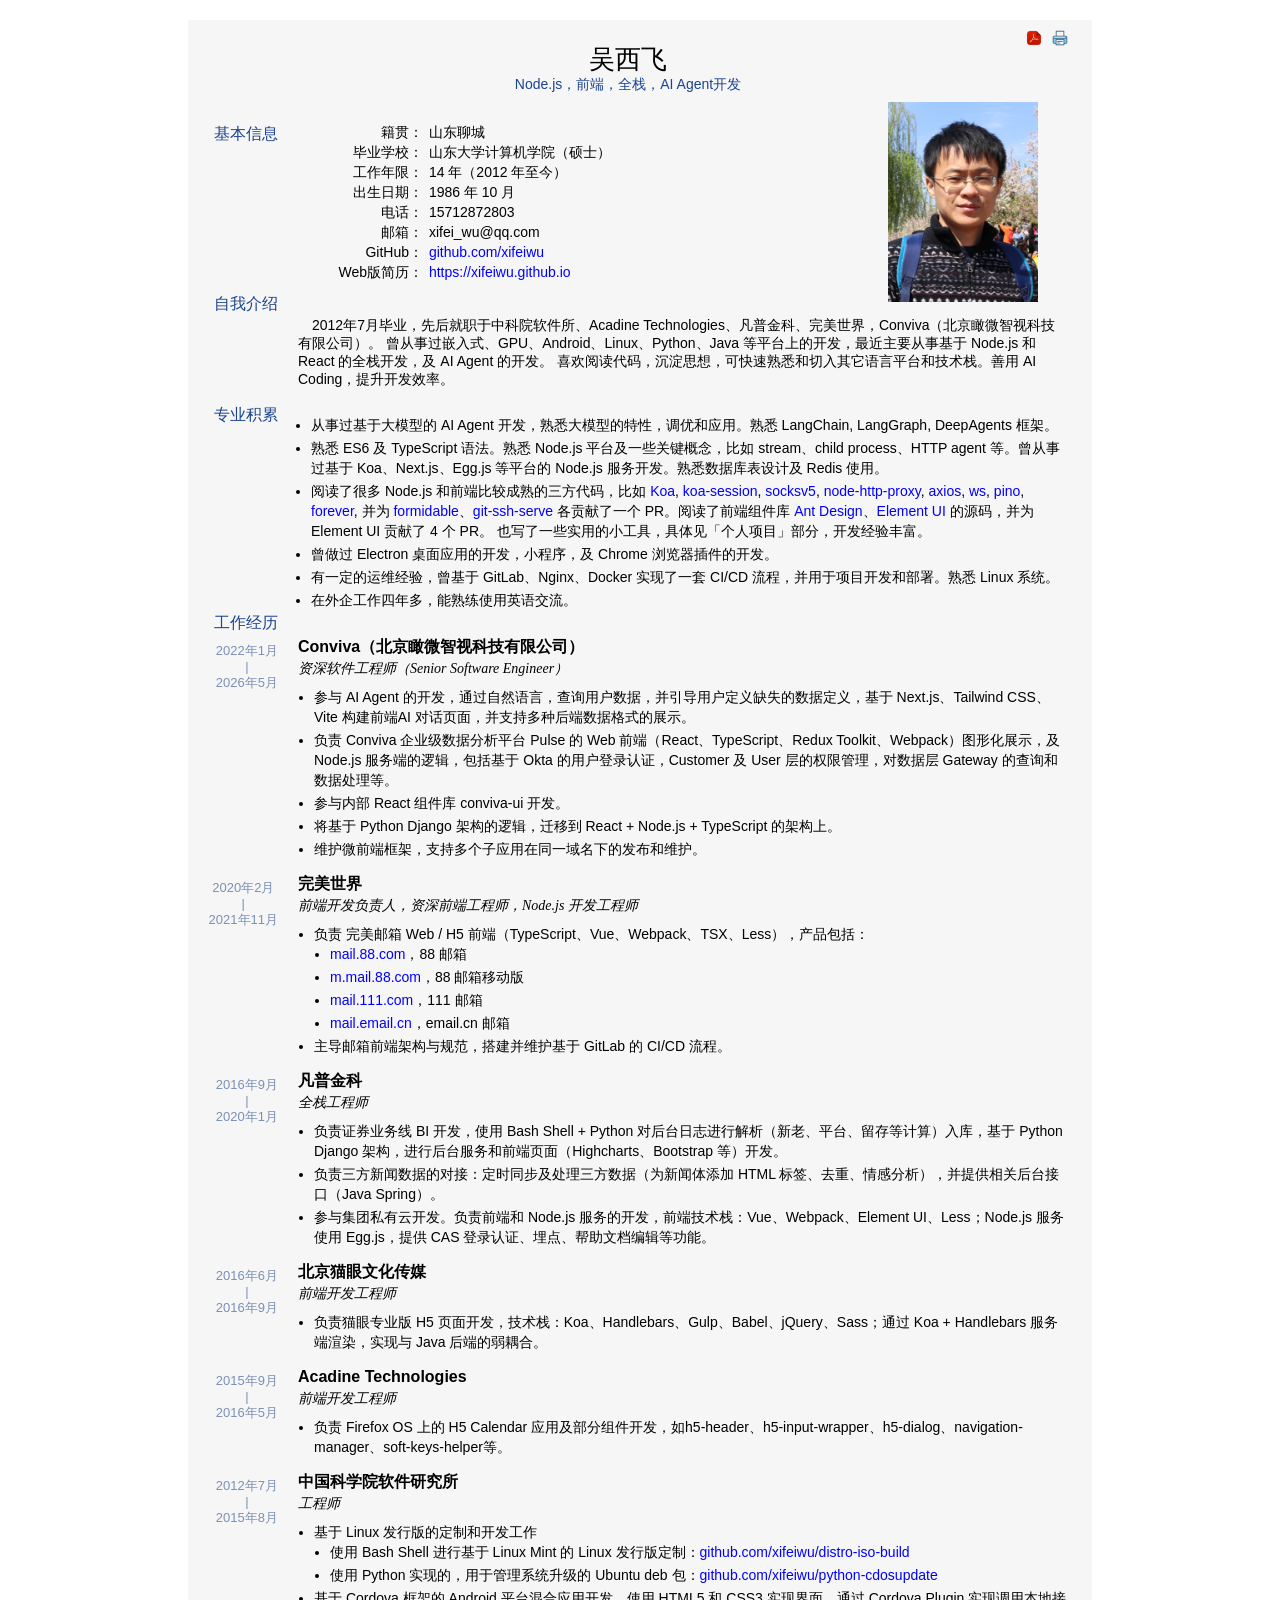
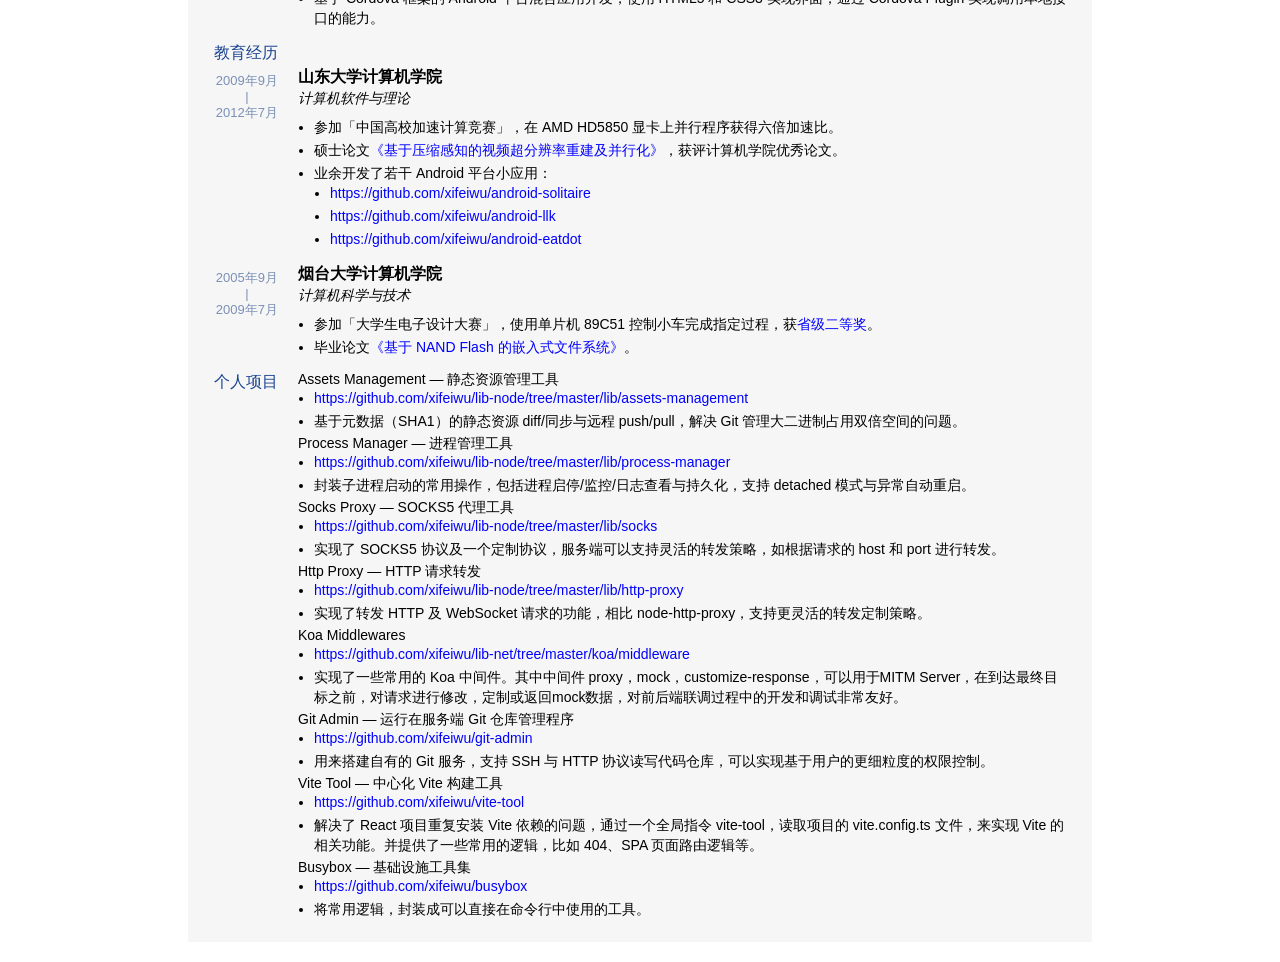
<file: index.html>
<!DOCTYPE html PUBLIC "-//W3C//DTD XHTML 1.0 Transitional//EN" "http://www.w3.org/TR/xhtml1/DTD/xhtml1-transitional.dtd">
<html xmlns="http://www.w3.org/1999/xhtml" lang="zh-CN">
  <head>
    <meta charset="utf-8" />
    <meta name="viewport" content="width=device-width, initial-scale=1" />
    <title>简历-吴西飞</title>
    <link rel="icon" type="image/x-icon" href="images/favicon.png" />
    <link type="text/css" rel="stylesheet" href="css/reset.css" />
    <link type="text/css" rel="stylesheet" href="css/resume.css" />
    <link type="text/css" rel="stylesheet" href="css/print.css" media="print" />
  </head>

  <body>
    <!-- Begin Paper -->
    <div class="resume">
      <div class="action-entries">
        <a class="version hidden" title="English version" href="index-en.html">EN</a>
        <a title="pdf简历" href="javascript:window.print()">
          <img src="images/pdf_32px.ico" width="16" height="16" alt="pdf简历" />
        </a>
        <a title="打印简历" href="javascript:window.print()">
          <img src="images/printer_32px.ico" width="16" height="16" alt="打印简历" />
        </a>
      </div>
      <section class="first-glance">
        <div class="name">吴西飞</div>
        <div class="role">Node.js，前端，全栈，AI Agent开发</div>
      </section>
      <section class="general-info layout">
        <h1 class="left">基本信息</h1>
        <div class="right info-list">
          <div>
            <span class="key">籍贯：</span>
            <span class="value">山东聊城</span>
          </div>
          <div>
            <span class="key">毕业学校：</span>
            <span class="value">山东大学计算机学院（硕士）</span>
          </div>
          <div>
            <span class="key">工作年限：</span>
            <span class="value">14 年（2012 年至今）</span>
          </div>
          <div>
            <span class="key">出生日期：</span>
            <span class="value">1986 年 10 月</span>
          </div>
          <div>
            <span class="key">电话：</span>
            <span class="value">15712872803</span>
          </div>
          <div>
            <span class="key">邮箱：</span>
            <span class="value">xifei_wu@qq.com</span>
          </div>
          <div>
            <span class="key">GitHub：</span>
            <span class="value"
              ><a href="https://github.com/xifeiwu" target="_blank">github.com/xifeiwu</a></span
            >
          </div>
          <div>
            <span class="key">Web版简历：</span>
            <span class="value"
              ><a target="_blank" href="https://xifeiwu.github.io">https://xifeiwu.github.io</a></span
            >
          </div>
          <div class="hidden">
            <span class="key">个人站点：</span>
            <span class="value"><a target="_blank" href="http://elif.site">http://elif.site</a></span>
          </div>
          <div class="hidden">
            <span class="key">前端工作展示：</span>
            <span class="value"
              ><a target="_blank" href="http://elif.site/show-case/h5">http://elif.site/show-case/h5</a></span
            >
          </div>
        </div>
        <img class="portrait" src="images/xifei_2020.jpg" title="xifei wu" />
      </section>
      <section class="self-introduce">
        <div class="layout no-margin">
          <h1 class="left">自我介绍</h1>
        </div>
        <div class="layout from-right">
          <div class="right">
            <p>
              <span
                >2012年7月毕业，先后就职于中科院软件所、Acadine
                Technologies、凡普金科、完美世界，Conviva（北京瞰微智视科技有限公司）。</span
              >
              <span
                >曾从事过嵌入式、GPU、Android、Linux、Python、Java 等平台上的开发，最近主要从事基于 Node.js 和
                React 的全栈开发，及 AI Agent 的开发。</span
              >
              <span
                >喜欢阅读代码，沉淀思想，可快速熟悉和切入其它语言平台和技术栈。善用 AI
                Coding，提升开发效率。</span
              >
            </p>
          </div>
        </div>
      </section>
      <section class="technologies">
        <div class="layout">
          <h1 class="left">专业积累</h1>
          <div class="right" style="position: relative; top: 12px; left: -3px">
            <ul>
              <li>
                从事过基于大模型的 AI Agent 开发，熟悉大模型的特性，调优和应用。熟悉 LangChain, LangGraph,
                DeepAgents 框架。
              </li>
              <li>
                <span
                  >熟悉 ES6 及 TypeScript 语法。熟悉 Node.js 平台及一些关键概念，比如 stream、child
                  process、HTTP agent 等。曾从事过基于 Koa、Next.js、Egg.js 等平台的 Node.js
                  服务开发。熟悉数据库表设计及 Redis 使用。</span
                >
              </li>
              <li>
                阅读了很多 Node.js 和前端比较成熟的三方代码，比如
                <a target="_blank" href="https://github.com/koajs/koa">Koa</a>,
                <a target="_blank" href="https://github.com/koajs/static-cache" class="hidden"
                  >koa-static-middleware</a
                >
                <a target="_blank" href="https://github.com/koajs/session">koa-session</a>,
                <a target="_blank" href="https://github.com/mscdex/socksv5">socksv5</a>,
                <a target="_blank" href="https://github.com/nodejitsu/node-http-proxy">node-http-proxy</a>,
                <a target="_blank" href="https://github.com/axios/axios">axios</a>,
                <a target="_blank" href="https://github.com/websockets/ws">ws</a>,
                <a target="_blank" href="https://github.com/pinojs/pino">pino</a>,
                <a target="_blank" href="https://github.com/foreversd/forever">forever</a>, 并为
                <a target="_blank" href="https://github.com/node-formidable/node-formidable">formidable</a
                ><a
                  target="_blank"
                  href="https://github.com/node-formidable/node-formidable/pull/513"
                  class="hidden"
                  >[513]</a
                >、<a target="_blank" href="https://github.com/deian/git-ssh-serve">git-ssh-serve</a
                ><a target="_blank" href="https://github.com/deian/git-ssh-server/pull/4" class="hidden"
                  >[4]</a
                >
                各贡献了一个 PR。阅读了前端组件库
                <a target="_blank" href="https://github.com/ant-design/ant-design">Ant Design</a>、<a
                  target="_blank"
                  href="https://github.com/ElemeFE/element"
                  >Element UI</a
                >
                的源码，并为 Element UI 贡献了 4 个 PR。
                <a target="_blank" href="https://github.com/ElemeFE/element/pull/8861" class="hidden"
                  >[8861]</a
                >
                <a target="_blank" href="https://github.com/ElemeFE/element/pull/9125" class="hidden"
                  >[9125]</a
                >
                <a target="_blank" href="https://github.com/ElemeFE/element/pull/9408" class="hidden"
                  >[9408]</a
                >
                <a target="_blank" href="https://github.com/ElemeFE/element/pull/14196" class="hidden"
                  >[14196]</a
                >
                也写了一些实用的小工具，具体见「个人项目」部分，开发经验丰富。
              </li>
              <li>曾做过 Electron 桌面应用的开发，小程序，及 Chrome 浏览器插件的开发。</li>
              <li>
                有一定的运维经验，曾基于 GitLab、Nginx、Docker 实现了一套 CI/CD
                流程，并用于项目开发和部署。熟悉 Linux 系统。
              </li>
              <li>在外企工作四年多，能熟练使用英语交流。</li>
              <li class="hidden">
                自研基础设施工具（Busybox、git-admin、vite-tool
                等）详见上方「个人项目」；熟悉网络编程：TCP、HTTP(S)、WebSocket、SOCKS5、SSH 等协议。
              </li>
            </ul>
          </div>
        </div>
      </section>
      <section class="work-experience">
        <div class="layout no-margin">
          <h1 class="left">工作经历</h1>
        </div>
        <section class="layout">
          <div class="left">
            <div class="interval">
              <div>2022年1月</div>
              <div>|</div>
              <div>2026年5月</div>
            </div>
          </div>
          <div class="right">
            <h2>Conviva（北京瞰微智视科技有限公司）</h2>
            <div class="sub-title">资深软件工程师（Senior Software Engineer）</div>
            <ul class="list">
              <li>
                参与 AI Agent 的开发，通过自然语言，查询用户数据，并引导用户定义缺失的数据定义，基于
                Next.js、Tailwind CSS、Vite 构建前端AI 对话页面，并支持多种后端数据格式的展示。
              </li>
              <li>
                负责 <strong>Conviva</strong> 企业级数据分析平台 <strong>Pulse</strong> 的 Web
                前端（React、TypeScript、Redux Toolkit、Webpack）图形化展示，及 Node.js 服务端的逻辑，包括基于
                Okta 的用户登录认证，Customer 及 User 层的权限管理，对数据层 Gateway 的查询和数据处理等。
              </li>
              <li>参与内部 React 组件库 <strong>conviva-ui</strong> 开发。</li>
              <li>将基于 Python Django 架构的逻辑，迁移到 React + Node.js + TypeScript 的架构上。</li>

              <li>维护微前端框架，支持多个子应用在同一域名下的发布和维护。</li>
            </ul>
          </div>
        </section>
        <section class="layout">
          <div class="left">
            <div class="interval">
              <div>2020年2月</div>
              <div>|</div>
              <div>2021年11月</div>
            </div>
          </div>
          <div class="right">
            <h2>完美世界</h2>
            <div class="sub-title">前端开发负责人，资深前端工程师，Node.js 开发工程师</div>
            <ul class="list">
              <li>
                负责 <strong>完美邮箱</strong> Web / H5
                前端（TypeScript、Vue、Webpack、TSX、Less），产品包括：
                <ul>
                  <li><a href="https://mail.88.com" target="_blank">mail.88.com</a>，88 邮箱</li>
                  <li><a href="https://m.mail.88.com" target="_blank">m.mail.88.com</a>，88 邮箱移动版</li>
                  <li><a href="https://mail.111.com" target="_blank">mail.111.com</a>，111 邮箱</li>
                  <li><a href="https://mail.email.cn" target="_blank">mail.email.cn</a>，email.cn 邮箱</li>
                </ul>
              </li>
              <li>主导邮箱前端架构与规范，搭建并维护基于 GitLab 的 CI/CD 流程。</li>
            </ul>
          </div>
        </section>
        <section class="layout">
          <div class="left">
            <div class="interval">
              <div>2016年9月</div>
              <div>|</div>
              <div>2020年1月</div>
            </div>
          </div>
          <div class="right">
            <h2>凡普金科</h2>
            <div class="sub-title">全栈工程师</div>
            <ul class="list">
              <li>
                负责证券业务线 BI 开发，使用 Bash Shell + Python
                对后台日志进行解析（新老、平台、留存等计算）入库，基于 Python Django
                架构，进行后台服务和前端页面（Highcharts、Bootstrap 等）开发。
              </li>
              <li>
                负责三方新闻数据的对接：定时同步及处理三方数据（为新闻体添加 HTML
                标签、去重、情感分析），并提供相关后台接口（Java Spring）。
              </li>
              <li>
                参与集团私有云开发。负责前端和 Node.js 服务的开发，前端技术栈：Vue、Webpack、Element
                UI、Less；Node.js 服务使用 Egg.js，提供 CAS 登录认证、埋点、帮助文档编辑等功能。
              </li>
            </ul>
          </div>
        </section>
        <section class="layout">
          <div class="left">
            <div class="interval">
              <div>2016年6月</div>
              <div>|</div>
              <div>2016年9月</div>
            </div>
          </div>
          <div class="right">
            <h2>北京猫眼文化传媒</h2>
            <div class="sub-title">前端开发工程师</div>
            <ul class="list">
              <li>
                负责猫眼专业版 H5 页面开发，技术栈：Koa、Handlebars、Gulp、Babel、jQuery、Sass；通过 Koa +
                Handlebars 服务端渲染，实现与 Java 后端的弱耦合。
              </li>
            </ul>
          </div>
        </section>
        <section class="layout">
          <div class="left">
            <div class="interval">
              <div>2015年9月</div>
              <div>|</div>
              <div>2016年5月</div>
            </div>
          </div>
          <div class="right">
            <h2>Acadine Technologies</h2>
            <div class="sub-title">前端开发工程师</div>
            <ul class="list">
              <li>
                负责 Firefox OS 上的 H5 Calendar
                应用及部分组件开发，如h5-header、h5-input-wrapper、h5-dialog、navigation-manager、soft-keys-helper等。
              </li>
            </ul>
          </div>
        </section>
        <section class="layout">
          <div class="left">
            <div class="interval">
              <div>2012年7月</div>
              <div>|</div>
              <div>2015年8月</div>
            </div>
          </div>
          <div class="right">
            <h2>中国科学院软件研究所</h2>
            <div class="sub-title">工程师</div>
            <ul class="list">
              <li>
                基于 Linux 发行版的定制和开发工作
                <ul>
                  <li>
                    使用 Bash Shell 进行基于 Linux Mint 的 Linux 发行版定制：<a
                      href="https://github.com/xifeiwu/distro-iso-build"
                      target="_blank"
                      >github.com/xifeiwu/distro-iso-build</a
                    >
                  </li>
                  <li>
                    使用 Python 实现的，用于管理系统升级的 Ubuntu deb 包：<a
                      href="https://github.com/xifeiwu/python-cdosupdate"
                      target="_blank"
                      >github.com/xifeiwu/python-cdosupdate</a
                    >
                  </li>
                </ul>
              </li>
              <li>
                基于 Cordova 框架的 Android 平台混合应用开发，使用 HTML5 和 CSS3 实现界面，通过 Cordova Plugin
                实现调用本地接口的能力。
              </li>
              <li class="hidden">
                使用PHP实现的文本解析服务
                <ul>
                  <li>
                    a simple text parser written by php:
                    <a href="https://github.com/xifeiwu/php-exam-parser"
                      >https://github.com/xifeiwu/php-exam-parser</a
                    >
                  </li>
                </ul>
              </li>
            </ul>
          </div>
        </section>
      </section>
      <section class="education">
        <div class="layout no-margin">
          <h1 class="left">教育经历</h1>
        </div>
        <section class="layout">
          <div class="left">
            <div class="interval">
              <div>2009年9月</div>
              <div>|</div>
              <div>2012年7月</div>
            </div>
          </div>
          <div class="right">
            <h2>山东大学计算机学院</h2>
            <div class="sub-title">计算机软件与理论</div>
            <ul class="list">
              <li>参加「中国高校加速计算竞赛」，在 AMD HD5850 显卡上并行程序获得六倍加速比。</li>
              <li>
                硕士论文<a href="files/基于压缩感知的视频超分辨率重建及并行化.pdf" target="_blank"
                  >《基于压缩感知的视频超分辨率重建及并行化》</a
                >，获评计算机学院优秀论文。
              </li>
              <li>
                业余开发了若干 Android 平台小应用：
                <ul>
                  <li>
                    <a href="https://github.com/xifeiwu/android-solitaire" target="_blank"
                      >https://github.com/xifeiwu/android-solitaire</a
                    >
                  </li>
                  <li>
                    <a href="https://github.com/xifeiwu/android-llk" target="_blank"
                      >https://github.com/xifeiwu/android-llk</a
                    >
                  </li>
                  <li>
                    <a href="https://github.com/xifeiwu/android-eatdot" target="_blank"
                      >https://github.com/xifeiwu/android-eatdot</a
                    >
                  </li>
                  <li class="hidden">
                    <a href="https://github.com/xifeiwu/android-photopuzzle" target="_blank"
                      >https://github.com/xifeiwu/android-photopuzzle</a
                    >
                  </li>
                </ul>
              </li>
            </ul>
          </div>
        </section>
        <section class="layout">
          <div class="left">
            <div class="interval">
              <div>2005年9月</div>
              <div>|</div>
              <div>2009年7月</div>
            </div>
          </div>
          <div class="right">
            <h2>烟台大学计算机学院</h2>
            <div class="sub-title">计算机科学与技术</div>
            <ul class="list">
              <li>
                参加「大学生电子设计大赛」，使用单片机 89C51 控制小车完成指定过程，获<a
                  href="images/electronic-design.jpg"
                  target="_blank"
                  >省级二等奖</a
                >。
              </li>
              <li>
                毕业论文<a href="files/基于NAND Flash的嵌入式文件系统.pdf" target="_blank"
                  >《基于 NAND Flash 的嵌入式文件系统》</a
                >。
              </li>
            </ul>
          </div>
        </section>
      </section>
      <section class="projects personal-projects">
        <div class="layout">
          <h1 class="left">个人项目</h1>
          <div class="right">
            <h3>Assets Management — 静态资源管理工具</h3>
            <ul class="list">
              <li>
                <a
                  href="https://github.com/xifeiwu/lib-node/tree/master/lib/assets-management"
                  target="_blank"
                  >https://github.com/xifeiwu/lib-node/tree/master/lib/assets-management</a
                >
              </li>
              <li>
                基于元数据（SHA1）的静态资源 diff/同步与远程 push/pull，解决 Git
                管理大二进制占用双倍空间的问题。
              </li>
            </ul>
            <h3>Process Manager — 进程管理工具</h3>
            <ul class="list">
              <li>
                <a href="https://github.com/xifeiwu/lib-node/tree/master/lib/process-manager" target="_blank"
                  >https://github.com/xifeiwu/lib-node/tree/master/lib/process-manager</a
                >
              </li>
              <li>
                封装子进程启动的常用操作，包括进程启停/监控/日志查看与持久化，支持 detached
                模式与异常自动重启。
              </li>
            </ul>
            <h3>Socks Proxy — SOCKS5 代理工具</h3>
            <ul class="list">
              <li>
                <a href="https://github.com/xifeiwu/lib-node/tree/master/lib/socks" target="_blank"
                  >https://github.com/xifeiwu/lib-node/tree/master/lib/socks</a
                >
              </li>
              <li>
                实现了 SOCKS5 协议及一个定制协议，服务端可以支持灵活的转发策略，如根据请求的 host 和 port
                进行转发。
              </li>
            </ul>
            <h3>Http Proxy — HTTP 请求转发</h3>
            <ul class="list">
              <li>
                <a href="https://github.com/xifeiwu/lib-node/tree/master/lib/http-proxy" target="_blank"
                  >https://github.com/xifeiwu/lib-node/tree/master/lib/http-proxy</a
                >
              </li>
              <li>
                实现了转发 HTTP 及 WebSocket 请求的功能，相比 node-http-proxy，支持更灵活的转发定制策略。
              </li>
            </ul>
            <h3>Koa Middlewares</h3>
            <ul class="list">
              <li>
                <a href="https://github.com/xifeiwu/lib-net/tree/master/koa/middleware" target="_blank"
                  >https://github.com/xifeiwu/lib-net/tree/master/koa/middleware</a
                >
              </li>
              <li>
                实现了一些常用的 Koa 中间件。其中中间件 proxy，mock，customize-response，可以用于MITM
                Server，在到达最终目标之前，对请求进行修改，定制或返回mock数据，对前后端联调过程中的开发和调试非常友好。
              </li>
            </ul>
            <h3>Git Admin — 运行在服务端 Git 仓库管理程序</h3>
            <ul class="list">
              <li>
                <a href="https://github.com/xifeiwu/git-admin" target="_blank"
                  >https://github.com/xifeiwu/git-admin</a
                >
              </li>
              <li>
                用来搭建自有的 Git 服务，支持 <strong>SSH</strong> 与
                <strong>HTTP</strong> 协议读写代码仓库，可以实现基于用户的更细粒度的权限控制。
              </li>
            </ul>
            <h3>Vite Tool — 中心化 Vite 构建工具</h3>
            <ul class="list">
              <li>
                <a href="https://github.com/xifeiwu/vite-tool" target="_blank"
                  >https://github.com/xifeiwu/vite-tool</a
                >
              </li>
              <li>
                解决了 React 项目重复安装 Vite 依赖的问题，通过一个全局指令 vite-tool，读取项目的
                vite.config.ts 文件，来实现 Vite 的相关功能。并提供了一些常用的逻辑，比如 404、SPA
                页面路由逻辑等。
              </li>
            </ul>
            <h3>Busybox — 基础设施工具集</h3>
            <ul class="list">
              <li>
                <a href="https://github.com/xifeiwu/busybox" target="_blank"
                  >https://github.com/xifeiwu/busybox</a
                >
              </li>
              <li>将常用逻辑，封装成可以直接在命令行中使用的工具。</li>
            </ul>
          </div>
        </div>
      </section>
    </div>
    <!-- End Paper -->
  </body>
</html>
</file>
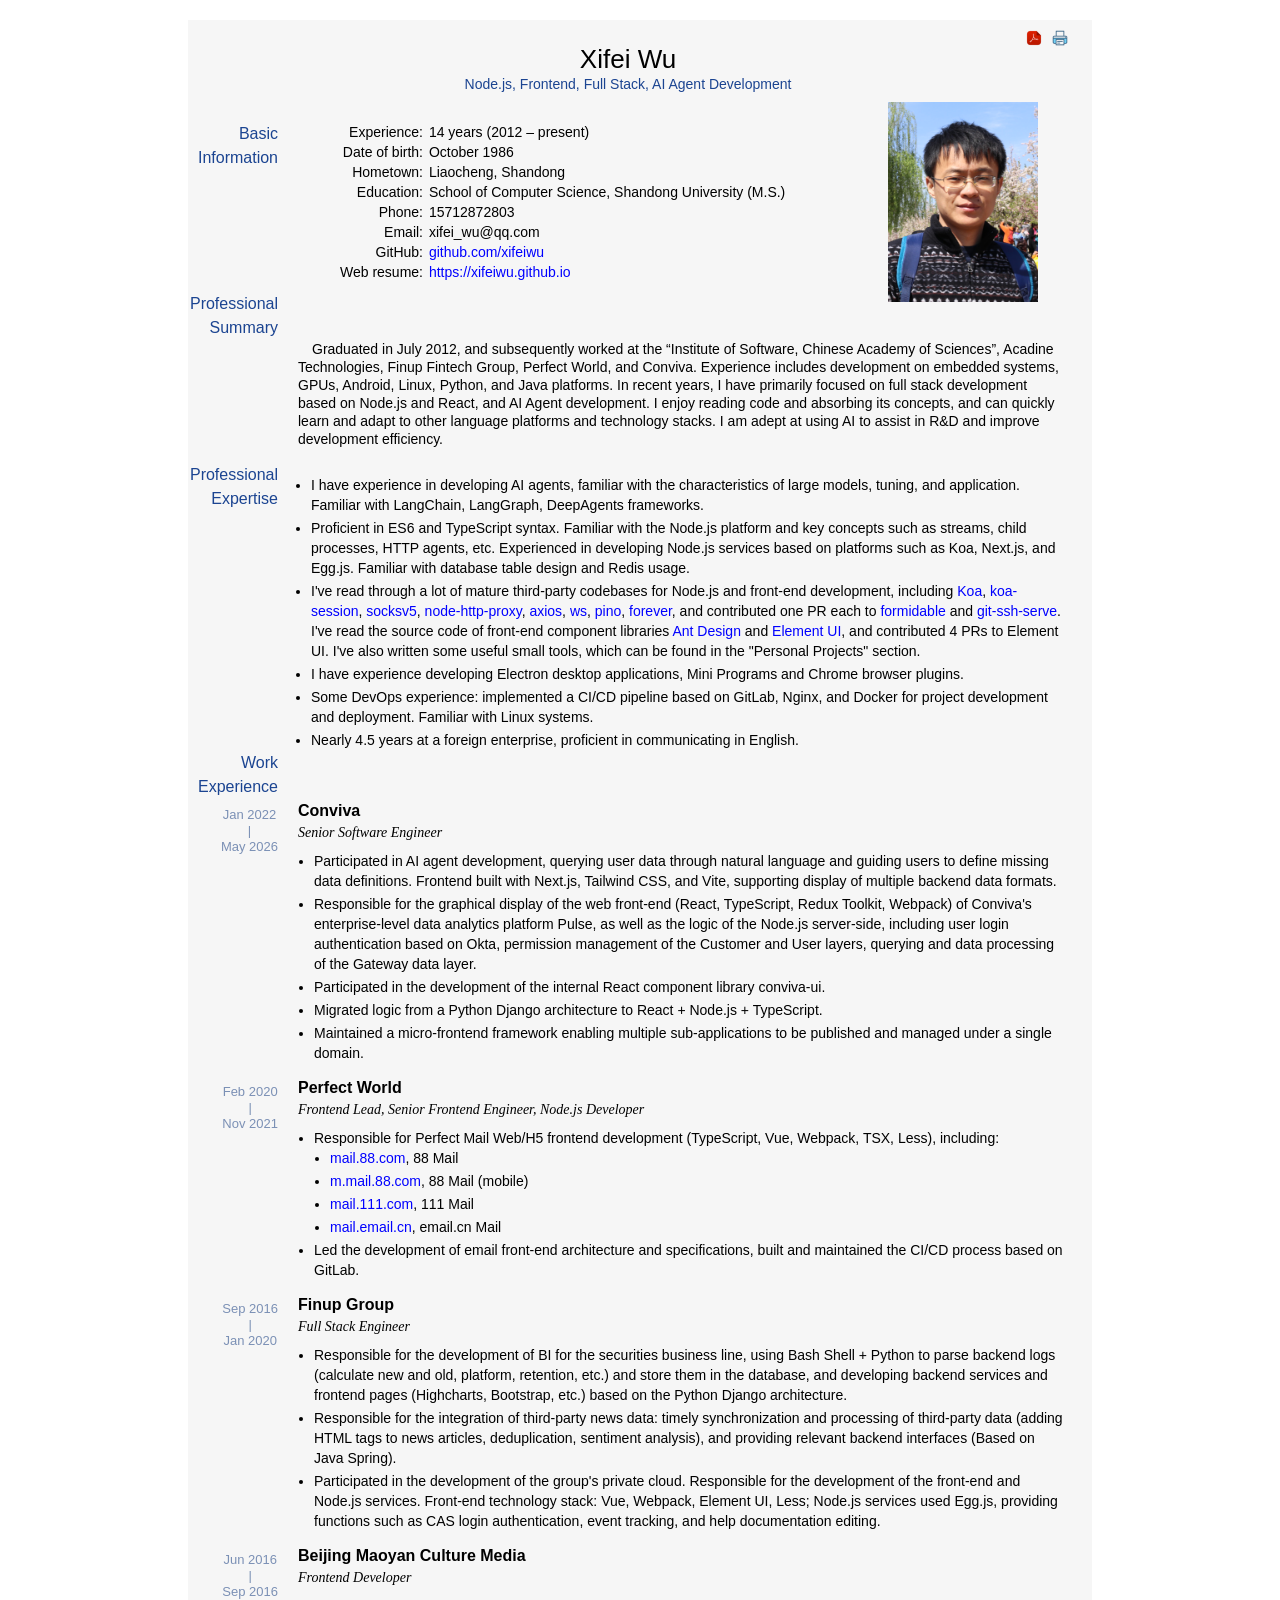
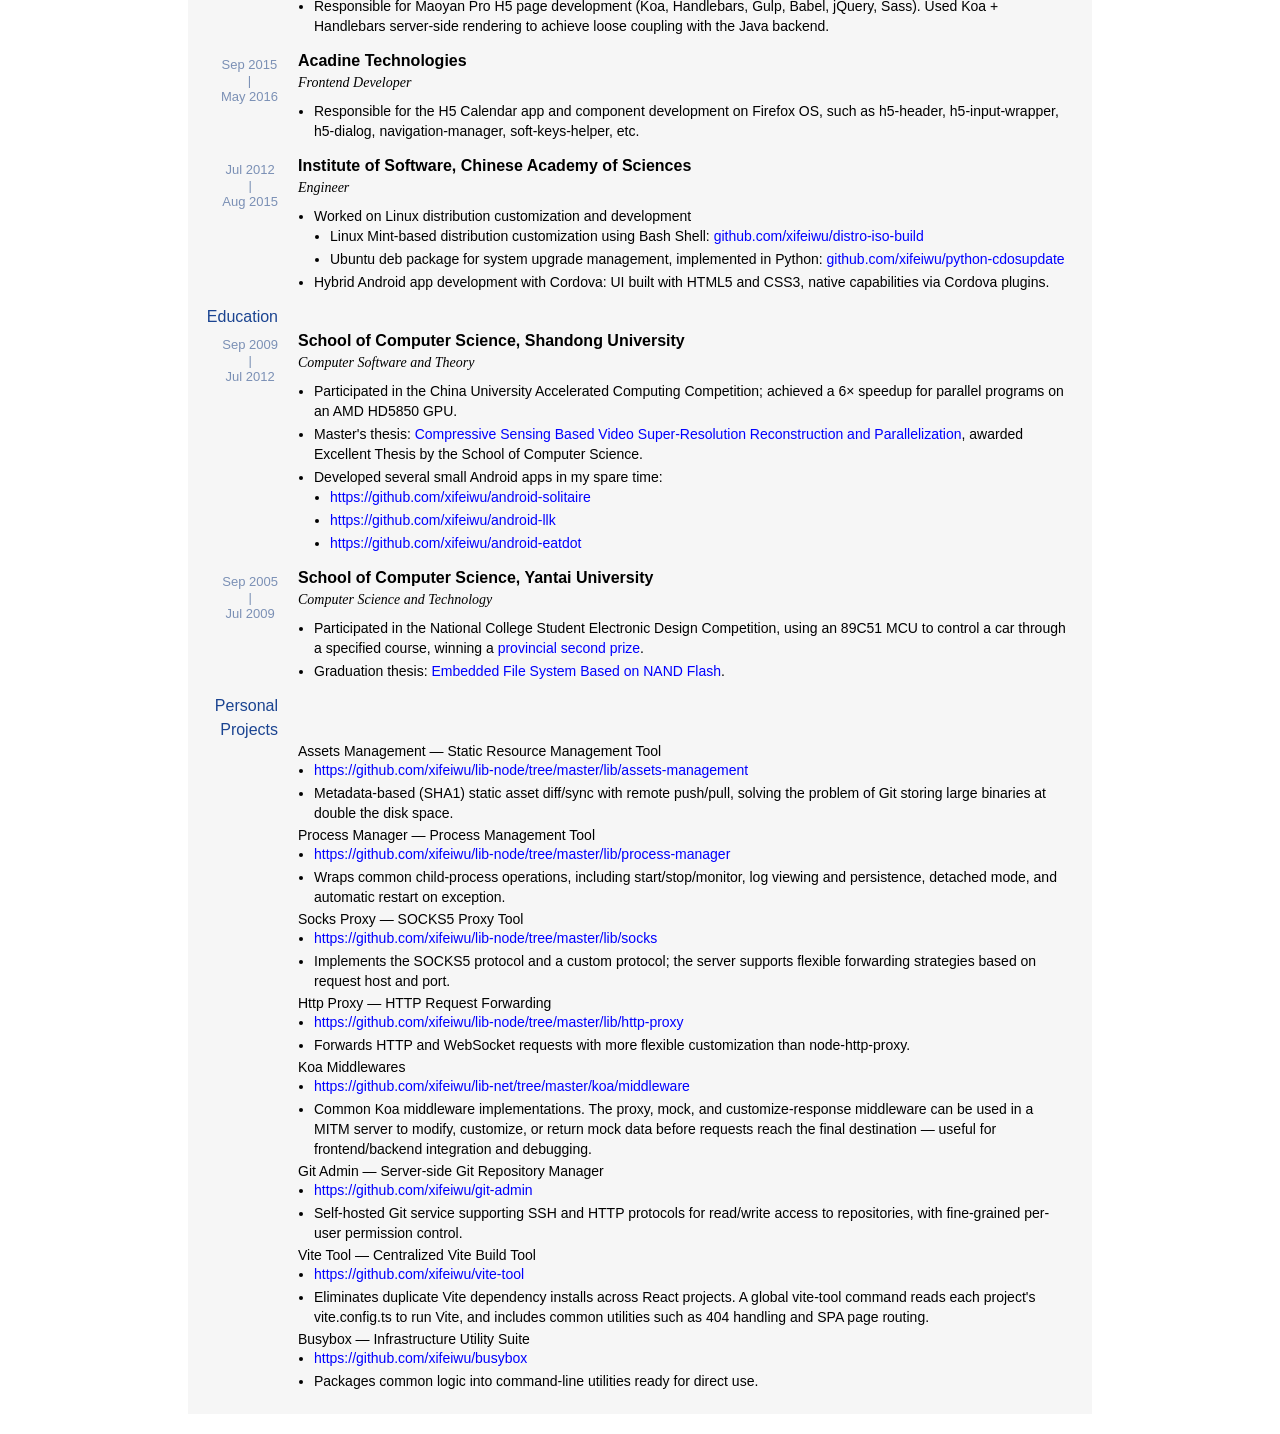
<file: index-en.html>
<!DOCTYPE html PUBLIC "-//W3C//DTD XHTML 1.0 Transitional//EN" "http://www.w3.org/TR/xhtml1/DTD/xhtml1-transitional.dtd">
<html xmlns="http://www.w3.org/1999/xhtml" lang="en">
  <head>
    <meta charset="utf-8" />
    <meta name="viewport" content="width=device-width, initial-scale=1" />
    <title>Resume - Xifei Wu</title>
    <link rel="icon" type="image/x-icon" href="images/favicon.png" />
    <link type="text/css" rel="stylesheet" href="css/reset.css" />
    <link type="text/css" rel="stylesheet" href="css/resume.css" />
    <link type="text/css" rel="stylesheet" href="css/print.css" media="print" />
  </head>

  <body>
    <!-- Begin Paper -->
    <div class="resume">
      <div class="action-entries">
        <a class="hidden" title="Chinese version" href="index.html">中文</a>
        <a title="PDF resume" href="javascript:window.print()">
          <img src="images/pdf_32px.ico" width="16" height="16" alt="PDF resume" />
        </a>
        <a title="Print resume" href="javascript:window.print()">
          <img src="images/printer_32px.ico" width="16" height="16" alt="Print resume" />
        </a>
      </div>
      <section class="first-glance">
        <div class="name">Xifei Wu</div>
        <div class="role">Node.js, Frontend, Full Stack, AI Agent Development</div>
      </section>
      <section class="general-info layout">
        <h1 class="left">Basic Information</h1>
        <div class="right info-list">
          <div>
            <span class="key">Experience:</span>
            <span class="value">14 years (2012 – present)</span>
          </div>
          <div>
            <span class="key">Date of birth:</span>
            <span class="value">October 1986</span>
          </div>
          <div>
            <span class="key">Hometown:</span>
            <span class="value">Liaocheng, Shandong</span>
          </div>
          <div>
            <span class="key">Education:</span>
            <span class="value">School of Computer Science, Shandong University (M.S.)</span>
          </div>
          <div>
            <span class="key">Phone:</span>
            <span class="value">15712872803</span>
          </div>
          <div>
            <span class="key">Email:</span>
            <span class="value">xifei_wu@qq.com</span>
          </div>
          <div>
            <span class="key">GitHub:</span>
            <span class="value"
              ><a href="https://github.com/xifeiwu" target="_blank">github.com/xifeiwu</a></span
            >
          </div>
          <div>
            <span class="key">Web resume:</span>
            <span class="value"
              ><a target="_blank" href="https://xifeiwu.github.io">https://xifeiwu.github.io</a></span
            >
          </div>
          <div class="hidden">
            <span class="key">Personal site:</span>
            <span class="value"><a target="_blank" href="http://elif.site">http://elif.site</a></span>
          </div>
          <div class="hidden">
            <span class="key">Frontend showcase:</span>
            <span class="value"
              ><a target="_blank" href="http://elif.site/show-case/h5">http://elif.site/show-case/h5</a></span
            >
          </div>
        </div>
        <img class="portrait" src="images/xifei_2020.jpg" title="xifei wu" />
      </section>
      <section class="self-introduce">
        <div class="layout no-margin">
          <h1 class="left">Professional Summary</h1>
        </div>
        <div class="layout from-right">
          <div class="right">
            <p>
              <span
                >Graduated in July 2012, and subsequently worked at the “Institute of Software, Chinese
                Academy of Sciences”, Acadine Technologies, Finup Fintech Group, Perfect World, and
                Conviva.</span
              >
              <span>
                Experience includes development on embedded systems, GPUs, Android, Linux, Python, and Java
                platforms. In recent years, I have primarily focused on full stack development based on
                Node.js and React, and AI Agent development.</span
              >
              <span
                >I enjoy reading code and absorbing its concepts, and can quickly learn and adapt to other
                language platforms and technology stacks. I am adept at using AI to assist in R&D and improve
                development efficiency.</span
              >
            </p>
          </div>
        </div>
      </section>
      <section class="technologies">
        <div class="layout">
          <h1 class="left">Professional Expertise</h1>
          <div class="right" style="position: relative; top: 12px; left: -3px">
            <ul>
              <li>
                I have experience in developing AI agents, familiar with the characteristics of large models,
                tuning, and application. Familiar with LangChain, LangGraph, DeepAgents frameworks.
              </li>
              <li>
                <span
                  >Proficient in ES6 and TypeScript syntax. Familiar with the Node.js platform and key
                  concepts such as streams, child processes, HTTP agents, etc. Experienced in developing
                  Node.js services based on platforms such as Koa, Next.js, and Egg.js. Familiar with database
                  table design and Redis usage.</span
                >
              </li>
              <li>
                I've read through a lot of mature third-party codebases for Node.js and front-end development,
                including
                <a target="_blank" href="https://github.com/koajs/koa">Koa</a>,
                <a target="_blank" href="https://github.com/koajs/static-cache" class="hidden"
                  >koa-static-middleware</a
                >
                <a target="_blank" href="https://github.com/koajs/session">koa-session</a>,
                <a target="_blank" href="https://github.com/mscdex/socksv5">socksv5</a>,
                <a target="_blank" href="https://github.com/nodejitsu/node-http-proxy">node-http-proxy</a>,
                <a target="_blank" href="https://github.com/axios/axios">axios</a>,
                <a target="_blank" href="https://github.com/websockets/ws">ws</a>,
                <a target="_blank" href="https://github.com/pinojs/pino">pino</a>,
                <a target="_blank" href="https://github.com/foreversd/forever">forever</a>, and contributed
                one PR each to
                <a target="_blank" href="https://github.com/node-formidable/node-formidable">formidable</a
                ><a
                  target="_blank"
                  href="https://github.com/node-formidable/node-formidable/pull/513"
                  class="hidden"
                  >[513]</a
                >
                and <a target="_blank" href="https://github.com/deian/git-ssh-serve">git-ssh-serve</a
                ><a target="_blank" href="https://github.com/deian/git-ssh-server/pull/4" class="hidden"
                  >[4]</a
                >. I've read the source code of front-end component libraries
                <a target="_blank" href="https://github.com/ant-design/ant-design">Ant Design</a> and
                <a target="_blank" href="https://github.com/ElemeFE/element">Element UI</a>, and contributed 4
                PRs to Element UI.
                <a target="_blank" href="https://github.com/ElemeFE/element/pull/8861" class="hidden"
                  >[8861]</a
                >
                <a target="_blank" href="https://github.com/ElemeFE/element/pull/9125" class="hidden"
                  >[9125]</a
                >
                <a target="_blank" href="https://github.com/ElemeFE/element/pull/9408" class="hidden"
                  >[9408]</a
                >
                <a target="_blank" href="https://github.com/ElemeFE/element/pull/14196" class="hidden"
                  >[14196]</a
                >
                I've also written some useful small tools, which can be found in the "Personal Projects"
                section.
              </li>
              <li>
                I have experience developing Electron desktop applications, Mini Programs and Chrome browser
                plugins.
              </li>
              <li>
                Some DevOps experience: implemented a CI/CD pipeline based on GitLab, Nginx, and Docker for
                project development and deployment. Familiar with Linux systems.
              </li>
              <li>Nearly 4.5 years at a foreign enterprise, proficient in communicating in English.</li>
              <li class="hidden">
                Self-built infrastructure tools (Busybox, git-admin, vite-tool, etc.); see the Personal
                Projects section. Familiar with network programming: TCP, HTTP(S), WebSocket, SOCKS5, SSH, and
                related protocols.
              </li>
            </ul>
          </div>
        </div>
      </section>
      <section class="work-experience">
        <div class="layout no-margin">
          <h1 class="left">Work Experience</h1>
        </div>
        <section class="layout">
          <div class="left">
            <div class="interval">
              <div>Jan 2022</div>
              <div>|</div>
              <div>May 2026</div>
            </div>
          </div>
          <div class="right">
            <h2>Conviva</h2>
            <div class="sub-title">Senior Software Engineer</div>
            <ul class="list">
              <li>
                Participated in AI agent development, querying user data through natural language and guiding
                users to define missing data definitions. Frontend built with Next.js, Tailwind CSS, and Vite,
                supporting display of multiple backend data formats.
              </li>
              <li>
                Responsible for the graphical display of the web front-end (React, TypeScript, Redux Toolkit,
                Webpack) of Conviva's enterprise-level data analytics platform Pulse, as well as the logic of
                the Node.js server-side, including user login authentication based on Okta, permission
                management of the Customer and User layers, querying and data processing of the Gateway data
                layer.
              </li>
              <li>
                Participated in the development of the internal React component library
                <strong>conviva-ui</strong>.
              </li>
              <li>Migrated logic from a Python Django architecture to React + Node.js + TypeScript.</li>
              <li>
                Maintained a micro-frontend framework enabling multiple sub-applications to be published and
                managed under a single domain.
              </li>
            </ul>
          </div>
        </section>
        <section class="layout">
          <div class="left">
            <div class="interval">
              <div>Feb 2020</div>
              <div>|</div>
              <div>Nov 2021</div>
            </div>
          </div>
          <div class="right">
            <h2>Perfect World</h2>
            <div class="sub-title">Frontend Lead, Senior Frontend Engineer, Node.js Developer</div>
            <ul class="list">
              <li>
                Responsible for <strong>Perfect Mail</strong> Web/H5 frontend development (TypeScript, Vue,
                Webpack, TSX, Less), including:
                <ul>
                  <li><a href="https://mail.88.com" target="_blank">mail.88.com</a>, 88 Mail</li>
                  <li><a href="https://m.mail.88.com" target="_blank">m.mail.88.com</a>, 88 Mail (mobile)</li>
                  <li><a href="https://mail.111.com" target="_blank">mail.111.com</a>, 111 Mail</li>
                  <li><a href="https://mail.email.cn" target="_blank">mail.email.cn</a>, email.cn Mail</li>
                </ul>
              </li>
              <li>
                Led the development of email front-end architecture and specifications, built and maintained
                the CI/CD process based on GitLab.
              </li>
            </ul>
          </div>
        </section>
        <section class="layout">
          <div class="left">
            <div class="interval">
              <div>Sep 2016</div>
              <div>|</div>
              <div>Jan 2020</div>
            </div>
          </div>
          <div class="right">
            <h2>Finup Group</h2>
            <div class="sub-title">Full Stack Engineer</div>
            <ul class="list">
              <li>
                Responsible for the development of BI for the securities business line, using Bash Shell +
                Python to parse backend logs (calculate new and old, platform, retention, etc.) and store them
                in the database, and developing backend services and frontend pages (Highcharts, Bootstrap,
                etc.) based on the Python Django architecture.
              </li>
              <li>
                Responsible for the integration of third-party news data: timely synchronization and
                processing of third-party data (adding HTML tags to news articles, deduplication, sentiment
                analysis), and providing relevant backend interfaces (Based on Java Spring).
              </li>
              <li>
                Participated in the development of the group's private cloud. Responsible for the development
                of the front-end and Node.js services. Front-end technology stack: Vue, Webpack, Element UI,
                Less; Node.js services used Egg.js, providing functions such as CAS login authentication,
                event tracking, and help documentation editing.
              </li>
            </ul>
          </div>
        </section>
        <section class="layout">
          <div class="left">
            <div class="interval">
              <div>Jun 2016</div>
              <div>|</div>
              <div>Sep 2016</div>
            </div>
          </div>
          <div class="right">
            <h2>Beijing Maoyan Culture Media</h2>
            <div class="sub-title">Frontend Developer</div>
            <ul class="list">
              <li>
                Responsible for Maoyan Pro H5 page development (Koa, Handlebars, Gulp, Babel, jQuery, Sass).
                Used Koa + Handlebars server-side rendering to achieve loose coupling with the Java backend.
              </li>
            </ul>
          </div>
        </section>
        <section class="layout">
          <div class="left">
            <div class="interval">
              <div>Sep 2015</div>
              <div>|</div>
              <div>May 2016</div>
            </div>
          </div>
          <div class="right">
            <h2>Acadine Technologies</h2>
            <div class="sub-title">Frontend Developer</div>
            <ul class="list">
              <li>
                Responsible for the H5 Calendar app and component development on Firefox OS, such as
                h5-header, h5-input-wrapper, h5-dialog, navigation-manager, soft-keys-helper, etc.
              </li>
            </ul>
          </div>
        </section>
        <section class="layout">
          <div class="left">
            <div class="interval">
              <div>Jul 2012</div>
              <div>|</div>
              <div>Aug 2015</div>
            </div>
          </div>
          <div class="right">
            <h2>Institute of Software, Chinese Academy of Sciences</h2>
            <div class="sub-title">Engineer</div>
            <ul class="list">
              <li>
                Worked on Linux distribution customization and development
                <ul>
                  <li>
                    Linux Mint-based distribution customization using Bash Shell:
                    <a href="https://github.com/xifeiwu/distro-iso-build" target="_blank"
                      >github.com/xifeiwu/distro-iso-build</a
                    >
                  </li>
                  <li>
                    Ubuntu deb package for system upgrade management, implemented in Python:
                    <a href="https://github.com/xifeiwu/python-cdosupdate" target="_blank"
                      >github.com/xifeiwu/python-cdosupdate</a
                    >
                  </li>
                </ul>
              </li>
              <li>
                Hybrid Android app development with Cordova: UI built with HTML5 and CSS3, native capabilities
                via Cordova plugins.
              </li>
              <li class="hidden">
                Text parsing service implemented in PHP
                <ul>
                  <li>
                    a simple text parser written in PHP:
                    <a href="https://github.com/xifeiwu/php-exam-parser"
                      >https://github.com/xifeiwu/php-exam-parser</a
                    >
                  </li>
                </ul>
              </li>
            </ul>
          </div>
        </section>
      </section>
      <section class="education">
        <div class="layout no-margin">
          <h1 class="left">Education</h1>
        </div>
        <section class="layout">
          <div class="left">
            <div class="interval">
              <div>Sep 2009</div>
              <div>|</div>
              <div>Jul 2012</div>
            </div>
          </div>
          <div class="right">
            <h2>School of Computer Science, Shandong University</h2>
            <div class="sub-title">Computer Software and Theory</div>
            <ul class="list">
              <li>
                Participated in the China University Accelerated Computing Competition; achieved a 6× speedup
                for parallel programs on an AMD HD5850 GPU.
              </li>
              <li>
                Master's thesis:
                <a href="files/基于压缩感知的视频超分辨率重建及并行化.pdf" target="_blank"
                  >Compressive Sensing Based Video Super-Resolution Reconstruction and Parallelization</a
                >, awarded Excellent Thesis by the School of Computer Science.
              </li>
              <li>
                Developed several small Android apps in my spare time:
                <ul>
                  <li>
                    <a href="https://github.com/xifeiwu/android-solitaire" target="_blank"
                      >https://github.com/xifeiwu/android-solitaire</a
                    >
                  </li>
                  <li>
                    <a href="https://github.com/xifeiwu/android-llk" target="_blank"
                      >https://github.com/xifeiwu/android-llk</a
                    >
                  </li>
                  <li>
                    <a href="https://github.com/xifeiwu/android-eatdot" target="_blank"
                      >https://github.com/xifeiwu/android-eatdot</a
                    >
                  </li>
                  <li class="hidden">
                    <a href="https://github.com/xifeiwu/android-photopuzzle" target="_blank"
                      >https://github.com/xifeiwu/android-photopuzzle</a
                    >
                  </li>
                </ul>
              </li>
            </ul>
          </div>
        </section>
        <section class="layout">
          <div class="left">
            <div class="interval">
              <div>Sep 2005</div>
              <div>|</div>
              <div>Jul 2009</div>
            </div>
          </div>
          <div class="right">
            <h2>School of Computer Science, Yantai University</h2>
            <div class="sub-title">Computer Science and Technology</div>
            <ul class="list">
              <li>
                Participated in the National College Student Electronic Design Competition, using an 89C51 MCU
                to control a car through a specified course, winning a
                <a href="images/electronic-design.jpg" target="_blank">provincial second prize</a>.
              </li>
              <li>
                Graduation thesis:
                <a href="files/基于NAND Flash的嵌入式文件系统.pdf" target="_blank"
                  >Embedded File System Based on NAND Flash</a
                >.
              </li>
            </ul>
          </div>
        </section>
      </section>
      <section class="projects personal-projects">
        <div class="layout no-margin">
          <h1 class="left">Personal Projects</h1>
        </div>
        <div class="layout from-right">
          <div class="right">
            <h3>Assets Management — Static Resource Management Tool</h3>
            <ul class="list">
              <li>
                <a
                  href="https://github.com/xifeiwu/lib-node/tree/master/lib/assets-management"
                  target="_blank"
                  >https://github.com/xifeiwu/lib-node/tree/master/lib/assets-management</a
                >
              </li>
              <li>
                Metadata-based (SHA1) static asset diff/sync with remote push/pull, solving the problem of Git
                storing large binaries at double the disk space.
              </li>
            </ul>
            <h3>Process Manager — Process Management Tool</h3>
            <ul class="list">
              <li>
                <a href="https://github.com/xifeiwu/lib-node/tree/master/lib/process-manager" target="_blank"
                  >https://github.com/xifeiwu/lib-node/tree/master/lib/process-manager</a
                >
              </li>
              <li>
                Wraps common child-process operations, including start/stop/monitor, log viewing and
                persistence, detached mode, and automatic restart on exception.
              </li>
            </ul>
            <h3>Socks Proxy — SOCKS5 Proxy Tool</h3>
            <ul class="list">
              <li>
                <a href="https://github.com/xifeiwu/lib-node/tree/master/lib/socks" target="_blank"
                  >https://github.com/xifeiwu/lib-node/tree/master/lib/socks</a
                >
              </li>
              <li>
                Implements the SOCKS5 protocol and a custom protocol; the server supports flexible forwarding
                strategies based on request host and port.
              </li>
            </ul>
            <h3>Http Proxy — HTTP Request Forwarding</h3>
            <ul class="list">
              <li>
                <a href="https://github.com/xifeiwu/lib-node/tree/master/lib/http-proxy" target="_blank"
                  >https://github.com/xifeiwu/lib-node/tree/master/lib/http-proxy</a
                >
              </li>
              <li>
                Forwards HTTP and WebSocket requests with more flexible customization than node-http-proxy.
              </li>
            </ul>
            <h3>Koa Middlewares</h3>
            <ul class="list">
              <li>
                <a href="https://github.com/xifeiwu/lib-net/tree/master/koa/middleware" target="_blank"
                  >https://github.com/xifeiwu/lib-net/tree/master/koa/middleware</a
                >
              </li>
              <li>
                Common Koa middleware implementations. The proxy, mock, and customize-response middleware can
                be used in a MITM server to modify, customize, or return mock data before requests reach the
                final destination — useful for frontend/backend integration and debugging.
              </li>
            </ul>
            <h3>Git Admin — Server-side Git Repository Manager</h3>
            <ul class="list">
              <li>
                <a href="https://github.com/xifeiwu/git-admin" target="_blank"
                  >https://github.com/xifeiwu/git-admin</a
                >
              </li>
              <li>
                Self-hosted Git service supporting <strong>SSH</strong> and <strong>HTTP</strong> protocols
                for read/write access to repositories, with fine-grained per-user permission control.
              </li>
            </ul>
            <h3>Vite Tool — Centralized Vite Build Tool</h3>
            <ul class="list">
              <li>
                <a href="https://github.com/xifeiwu/vite-tool" target="_blank"
                  >https://github.com/xifeiwu/vite-tool</a
                >
              </li>
              <li>
                Eliminates duplicate Vite dependency installs across React projects. A global vite-tool
                command reads each project's vite.config.ts to run Vite, and includes common utilities such as
                404 handling and SPA page routing.
              </li>
            </ul>
            <h3>Busybox — Infrastructure Utility Suite</h3>
            <ul class="list">
              <li>
                <a href="https://github.com/xifeiwu/busybox" target="_blank"
                  >https://github.com/xifeiwu/busybox</a
                >
              </li>
              <li>Packages common logic into command-line utilities ready for direct use.</li>
            </ul>
          </div>
        </div>
      </section>
    </div>
    <!-- End Paper -->
  </body>
</html>
</file>
<file: css/resume.css>
@charset "UTF-8";
.hidden {
  display: none !important;
}
p {
  margin-bottom: 5px;
  text-indent: 14px;
}
ul {
  list-style: disc outside;
  margin-left: 16px;
}
ul li {
  font-size: 14px;
  line-height: 20px;
  margin-bottom: 3px;
}
.resume {
  width: 880px;
  margin: 20px auto;
  padding: 10px 24px 10px 0px;
  background: rgba(136, 136, 136, 0.08);
  font-size: 14px;
  line-height: 18px;
}
.resume > .action-entries {
  display: flex;
  gap: 10px;
  flex-direction: row;
  justify-content: flex-end;
}
.resume .layout {
  display: flex;
  margin-bottom: 10px;
}
.resume .layout.from-right {
  flex-direction: row-reverse;
}
.resume .layout.no-margin {
  margin: 0px;
}
.resume .layout > .left {
  width: 110px;
  padding-right: 20px;
  box-sizing: border-box;
  text-align: right;
}
.resume .layout > .right {
  flex: 1;
  max-width: calc(100% - 110px);
}
.resume h1 {
  font-size: 16px;
  line-height: 24px;
  color: #1b4491;
}
.resume h2 {
  font-weight: bold;
  font-size: 16px;
  line-height: 24px;
}
.resume h3 {
  font-weight: 500;
}
.resume > .first-glance {
  text-align: center;
  margin-bottom: 30px;
}
.resume > .first-glance .name {
  font-size: 26px;
  line-height: 26px;
  margin-bottom: 4px;
}
.resume > .first-glance .role {
  color: #1b4491;
  font-size: 14px;
  line-height: 16px;
}
.resume > .general-info {
  position: relative;
}
.resume > .general-info .info-list {
  display: flex;
  flex-direction: column;
  font-size: 14px;
  line-height: 20px;
}
.resume > .general-info .info-list .key {
  display: inline-block;
  text-align: right;
  width: 125px;
  color: black;
  margin-right: 2px;
}
.resume > .general-info img.portrait {
  width: 150px;
  height: 200px;
  position: absolute;
  right: 30px;
  top: 50%;
  transform: translateY(-50%);
}
.resume .work-experience .interval,
.resume .education .interval {
  display: inline-block;
  padding-top: 8px;
  text-align: center;
  font-size: 13px;
  line-height: 16px;
  color: #7b90b5;
}
.resume .work-experience .sub-title,
.resume .education .sub-title {
  font-family: Georgia, 'Times New Roman', serif;
  font-style: italic;
  font-size: 14px;
  line-height: 20px;
  display: block;
  padding-bottom: 3px;
  margin-bottom: 5px;
}
.resume.english > .basic-info > .form-item .form-item-label {
  width: 60px;
}
.resume.english > .basic-info .my-info {
  padding-left: 0px;
}
.resume.english > .basic-info .my-info > .form-item .form-item-label {
  width: 150px;
  padding-right: 10px;
}
.resume.english > .self-introduce .form-item .form-item-label,
.resume.english > .technologies .form-item .form-item-label,
.resume.english > .projects .form-item .form-item-label {
  width: 36px;
}
.resume.english > .work-experience .form-item .form-item-label,
.resume.english > .education .form-item .form-item-label {
  width: 120px;
  margin-right: 16px;
}
</file>
<file: css/print.css>
body {
  font-family: 'Trebuchet MS', Arial, Helvetica, sans-serif;
  background-color: white;
  font-size: 13pt;
  line-height: 17pt;
}
.resume {
  margin: 0px;
  padding: 0px;
}

.resume .action-entries {
  display: none;
}

.resume a {
  color: black;
  font-weight: normal;
}
.resume .layout > .left {
  width: 90px;
}
</file>
